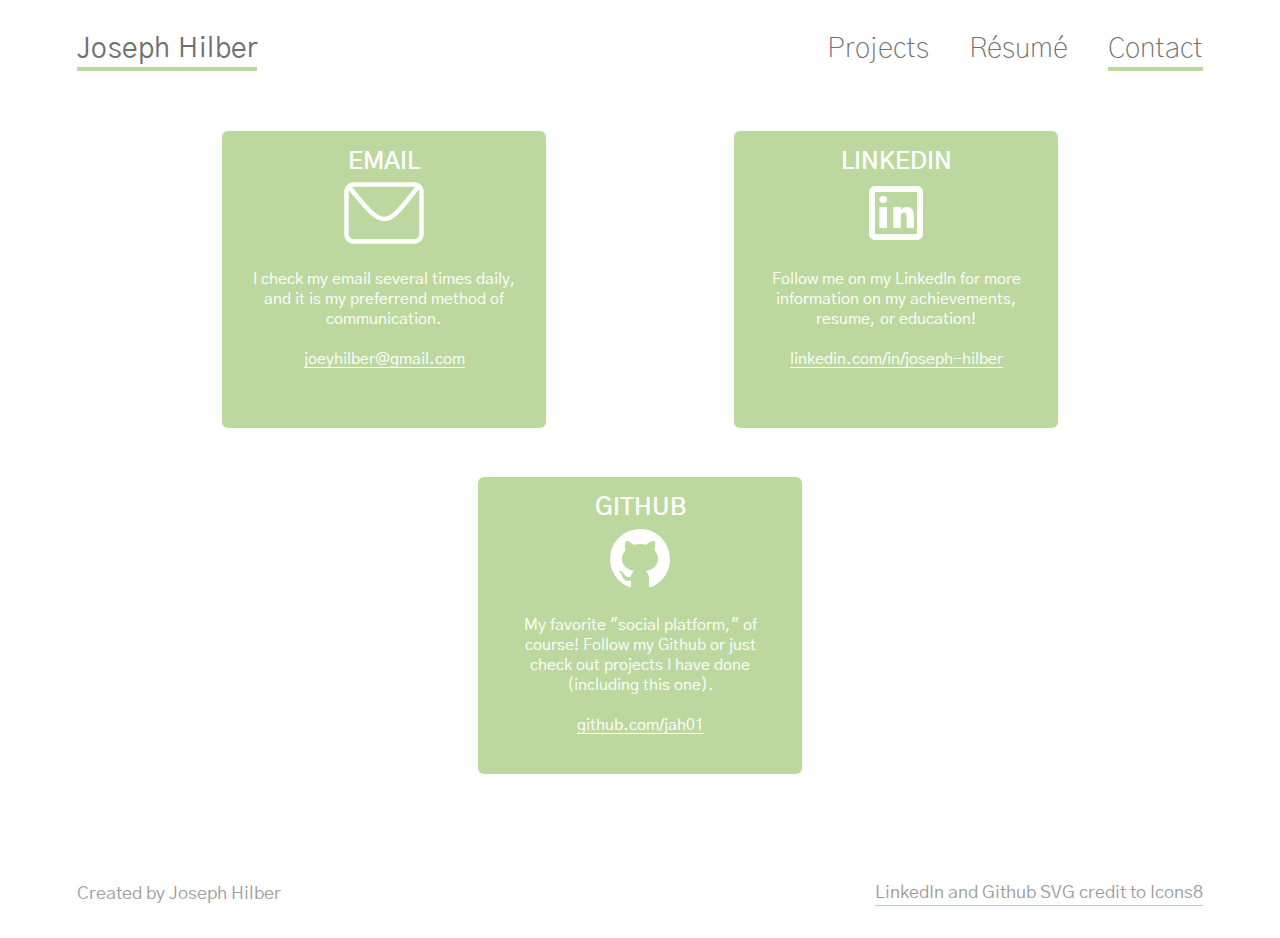
<file: contact.html>
<!doctype html>

<html>
    
    <head>
        
        <meta charset="utf-8">
        <title>Joseph Hilber</title>
        <link rel="icon" href="../img/favicon1.ico" type="image/x-icon" />
        <link rel="icon shortcut" href="../img/favicon1.ico" type="image/x-icon" />
        
        <!-- the files in use -->
        <link rel="stylesheet" href="css/style.css" />
        <link rel="stylesheet" href="css/animate.css" />
        
    </head>
    
    <body>
        
        <nav id="navTop">
            <a href="/"><div id="name" class="underline">Joseph Hilber</div></a>
            <div id="navSpace"></div>
            <a href="https://www.github.com/jah01/" target="_blank"><div class="navButton pRight40">Projects</div></a>
            <div class="littleSpace"></div>
            <a href="resume.pdf" target="_blank"><div class="navButton">Résumé</div></a>
            <div class="littleSpace"></div>
            <div class="navButton underline">Contact</div>
        </nav>
        
        <div id="cover"></div>
        
        <main>
            <div id="contactCards">
                <div class="cards">
                    <div id="card1" class="cardsGUI">
                        <div class="cardsDiv" id="cardsDivEmail">
                            <div class="cardsTitle">EMAIL</div>
                            <br />
                            <div class="svgs"><img class="innerSVG" src="img/eSVG100x76x6.svg"></div>
                            <br />
                            <div class="cardsInfo">I check my email several times daily, and it is my preferrend method of communication.<br /><br /><a href="mailto:joeyhilber@gmail.com" target="_blank" class="underlineWhite">joeyhilber@gmail.com</a></div>
                        </div>
                    </div>
                </div>
                <div class="cards">
                    <div id="card2" class="cardsGUI">
                        <div class="cardsDiv" id="cardsDivPhone">
                            <div class="cardsTitle">LINKEDIN</div>
                            <br />
                            <div class="svgs"><img class="innerSVG" src="img/linkedin.svg"></div>
                            <br />
                            <div class="cardsInfo">Follow me on my LinkedIn for more information on my achievements, resume, or education!<br /><br /><a href="https://www.linkedin.com/in/joseph-hilber/" target="_blank" class="underlineWhite">linkedin.com/in/joseph-hilber</a></div>
                        </div>
                    </div>
                </div>
                <div class="cards">
                    <div id="card3" class="cardsGUI">
                        <div class="cardsDiv" id="cardsDivGithub">
                            <div class="cardsTitle">GITHUB</div>
                            <br />
                            <div class="svgs"><img class="innerSVG" src="img/github.svg"></div>
                            <br />
                            <div class="cardsInfo">My favorite "social platform," of course! Follow my Github or just check out projects I have done (including this one).<br /><br /><a href="https://www.github.com/jah01" target="_blank" class="underlineWhite">github.com/jah01</a></div>
                        </div>
                    </div>
                </div>
            </div>
        </main>

        <footer>
            <div id="contactFooter">
                <div>Created by Joseph Hilber</div>
                <div id="footerSpace"></div>
                <a href="https://www.icons8.com" target="_blank"><div id="underlineThin">LinkedIn and Github SVG credit to Icons8</div></a>
            </div>
        </footer>

        <!-- using Microsoft's servers -->
        <script src="https://ajax.aspnetcdn.com/ajax/jquery/jquery-1.9.0.min.js"></script>
        <!-- using the local path if this is unavailable -->
        <script>
            (window.jQuery || document.write('<script src="/js/jquery-3.5.0.min.js"><\/script>'));
        </script>
        <!-- the custom js file -->
        <script src="js/script1.js"></script>
        <script type="text/javascript">
            $(document).ready(function() {
                $("#navTop").addClass("animated fadeInSlow");
                $("#card1").addClass("animated fadeInUpCustom1");
                $("#card2").addClass("animated fadeInUpCustom2");
                $("#card3").addClass("animated fadeInUpCustom3");
                $("#contactFooter").addClass("animated fadeInSlow");
            });
        </script>
        
    </body>
    <!-- written (with ♥) by Joseph Hilber beginning April 23 and 25, 2020 -->
</html>
</file>
<file: css/style.css>
/*
written (with ♥)
by Joseph Hilber
beginning 4/25/2020
*/

@font-face {
    font-family: "libReg";
    src: url("../fonts/liberation/LiberationSans-Regular.ttf");
}

@font-face {
    font-family: "libLight";
    src: url("../fonts/liberation/LiberationSans-Light.ttf");
    font-weight: 300;
}

@font-face {
    font-family: "gothicExtraLight";
    src: url("../fonts/Gothic_A1/GothicA1-ExtraLight.ttf");
}

@font-face {
    font-family: "gothicReg";
    src: url("../fonts/Gothic_A1/GothicA1-Regular.ttf");
}

@font-face {
    font-family: "gothicSemiBold";
    src: url("../fonts/Gothic_A1/GothicA1-SemiBold.ttf");
}

html {
    scroll-behavior: smooth;
    overflow-x: hidden;
}

body {
    background-color: #fff;
    padding: 0;
    margin: 0;
}

nav {
    font-family: "gothicReg", "libReg", sans-serif;
    letter-spacing: .5px;
    font-weight: 300;
    font-size: 28px;
    color: #707070;
    position: relative;
    margin-top: 32px;
    height: auto;
    width: 88vw;
    margin-left: 6vw;
    margin-right: 6vw;
    display: flex;
    user-select: none;
    align-items: center;
    margin-bottom: 12px;
}

.navButton {
    font-family: "gothicExtraLight", "libLight", sans-serif;
    letter-spacing: 0;
    font-weight: 100;
    border-bottom: 4px solid rgba(0, 0, 0, 0);
}

.navButton:hover {
    border-bottom: 4px solid #bdd89f;
}

.littleSpace {
    width: 40px;
}

a {
    position: relative;
    text-decoration: none;
    color: inherit;
}

#navSpace {
    flex: auto;
}

.underline {
    border-bottom: 4px solid #bdd89f;
}

.spanName {
    font-family: "gothicSemiBold", "libReg", sans-serif;
    letter-spacing: 2px;
    font-weight: 500;
    font-size: 42px;
    color: #9cbd77;
}

.five {
    height: 5vh;
}

#arrow {
    width: 146px;
    height: 80px;
    margin: 0 auto;
    background-image: url(../img/arrow.svg);
    background-size: cover;
}

.navBottomButton {
    font-size: 42px;
}

#navBottom {
    margin-left: 12vw;
    margin-right: 12vw;
    width: 76vw;
    margin-top: 0;
    color: #9d9d9d;
}

#scroll {
    height: 40px;
}

#proj1 {
    color: #707070;
    border-bottom: 4px solid #bdd89f;
    cursor: default;
}

#tf {
    width: 76vw;
    margin-left: 12vw;
    margin-right: 12vw;
    margin-top: 60px;
    line-height: 60px;
    height: auto;
    color: #707070;
    font-family: "libReg", sans-serif;
    text-align: justify;
    text-indent: 2em;
}

.pointer {
    cursor: pointer;
}

footer {
    color: #9d9d9d;
    font-family: "gothicReg", "libReg", sans-serif;
    margin-bottom: 32px;
    margin-left: 6vw;
    margin-right: 6vw;
    width: 88vw;
}

.pFirst {
    text-indent: 0;
}

#contactCards {
    display: flex;
    flex-wrap: wrap;
    margin-left: 10vw;
    margin-right: 10vw;
    width: 80vw;
    font-family: "gothicReg", "libReg", sans-serif;
}

.cards {
    width: 26.66vw;
    min-width: 360px;
    height: 27vw;
    min-height: 240px;
    margin: 0 auto;
}

/* help from w3schools.com: https://www.w3schools.com/howto/howto_css_cards.asp */
.cardsGUI {
    border-radius: 6px;
    margin: 0 auto;
    display: block;
    width: 90%;
    height: 86%;
    background-color: #bdd89f;
    box-shadow: 0 4px 8px 0 rgba(0, 0, 0, 0);
    transition: 400ms;
    color: #fff;
    text-align: center;
}

.cardsGUI:hover {
    box-shadow: 0 8px 16px 0 rgba(0, 0, 0, .2);
}

.cardsTitle {
    user-select: none;
    font-family: "gothicSemiBold", sans-serif;
    display: inline-block;
}
.svgs {
    user-select: none;
}

.innerSVG {
    height: 100%;
}

.cardsInfo {
    font-family: "gothicReg", sans-serif;
    margin: 0 2vw;
}

#contactFooter {
    display: flex;
    align-items: center;
}

#footerSpace {
    flex: auto;
}

br {
    user-select: none;
}

.underlineWhite {
    border-bottom: .1em #fff solid;
}

#underlineThin {
    border-bottom: .1em solid #bdd89f;
}

.navBottomSpace {
    flex: auto;
}

.projPic {
    user-select: none;
    margin-right: 1em;
    margin-bottom: .5em;
}

.linkSeen {
    text-decoration: underline #707070;
}

.imgRounded {
    border-radius: 8px;
}

.words {
    user-select: none;
    text-align: center;
    font-family: "gothicReg", "libReg", sans-serif;
    letter-spacing: 2px;
    font-weight: 300;
    font-size: 42px;
    color: #707070;
}

#main {
    height: 100vh;
    position: relative;
}

#intro {
    height: 70vh;
    position: relative;
    display: flex;
}

#introInner {
    margin: auto;
}

#cover {
    position: absolute;
    height: 100vh;
    width: 100vw;
    top: 0;
    left: 0;
    background: #fff;
    z-index: 9999;
}
</file>
